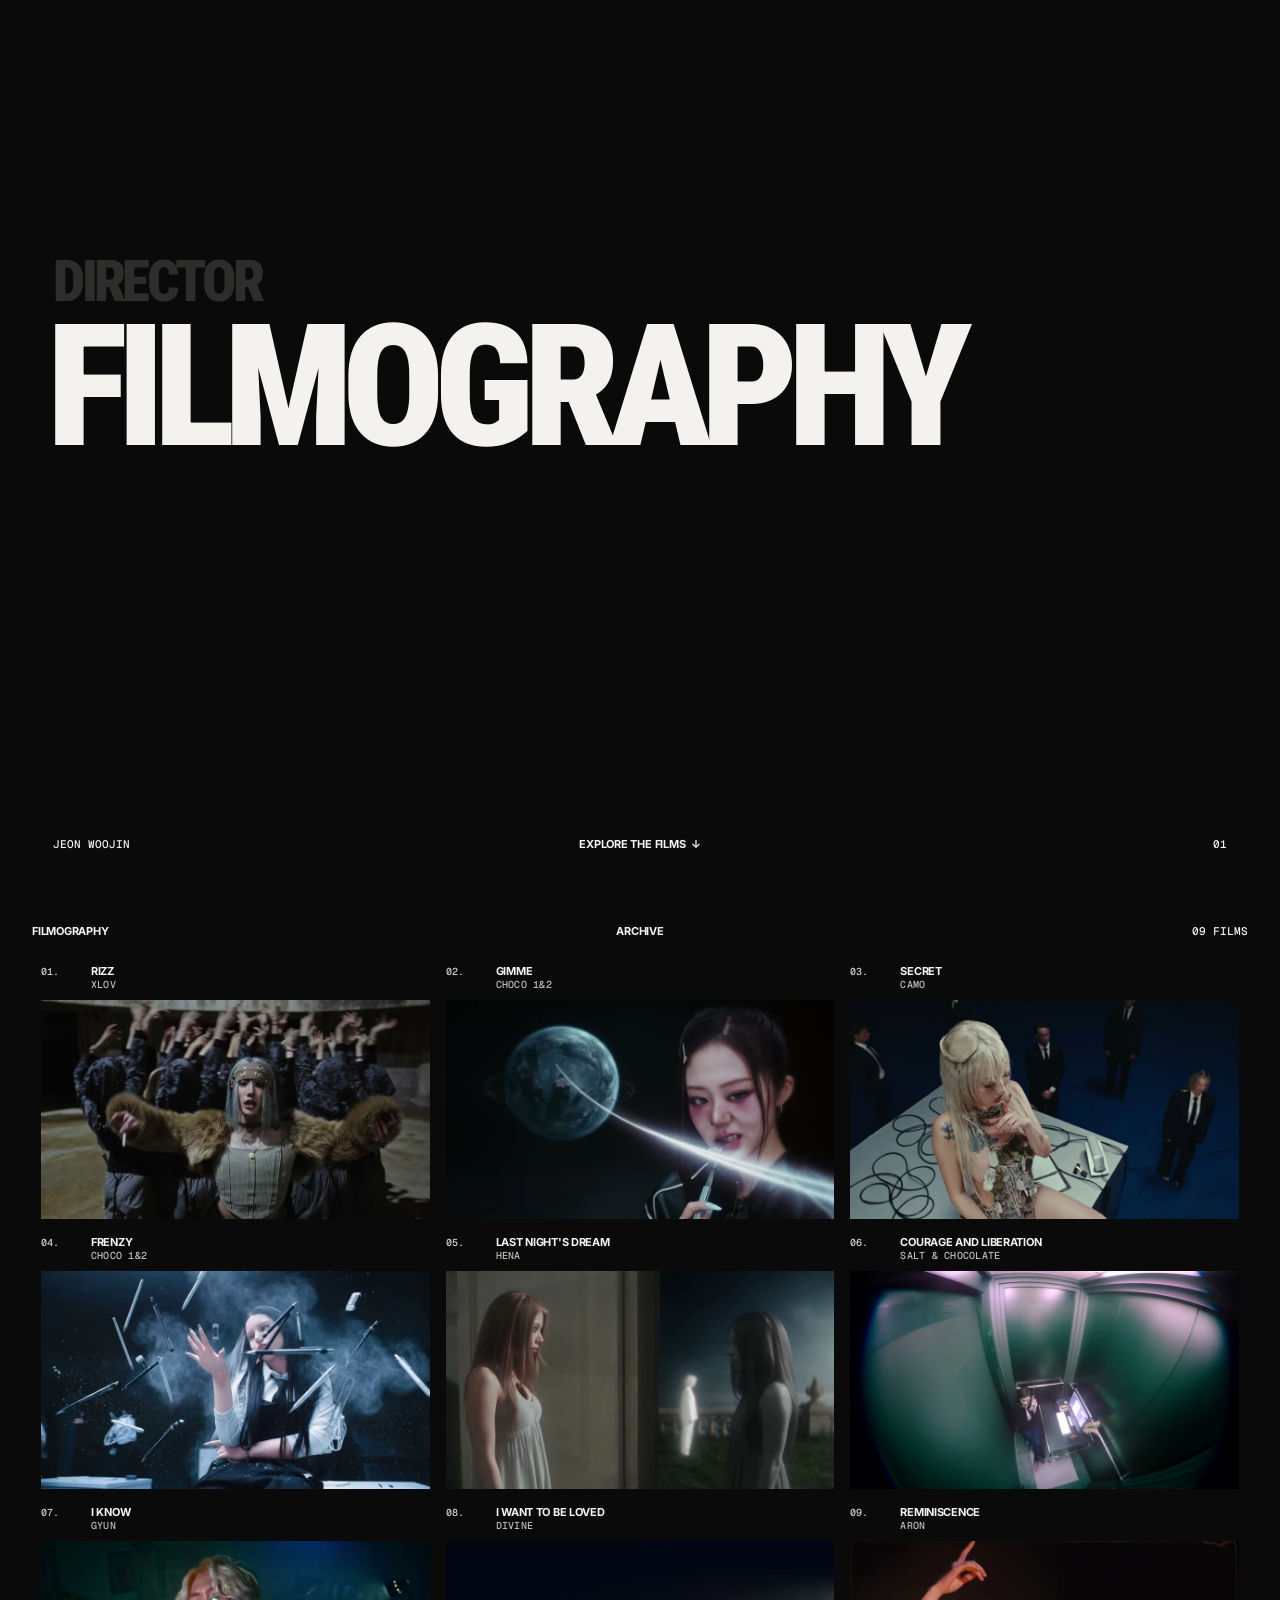
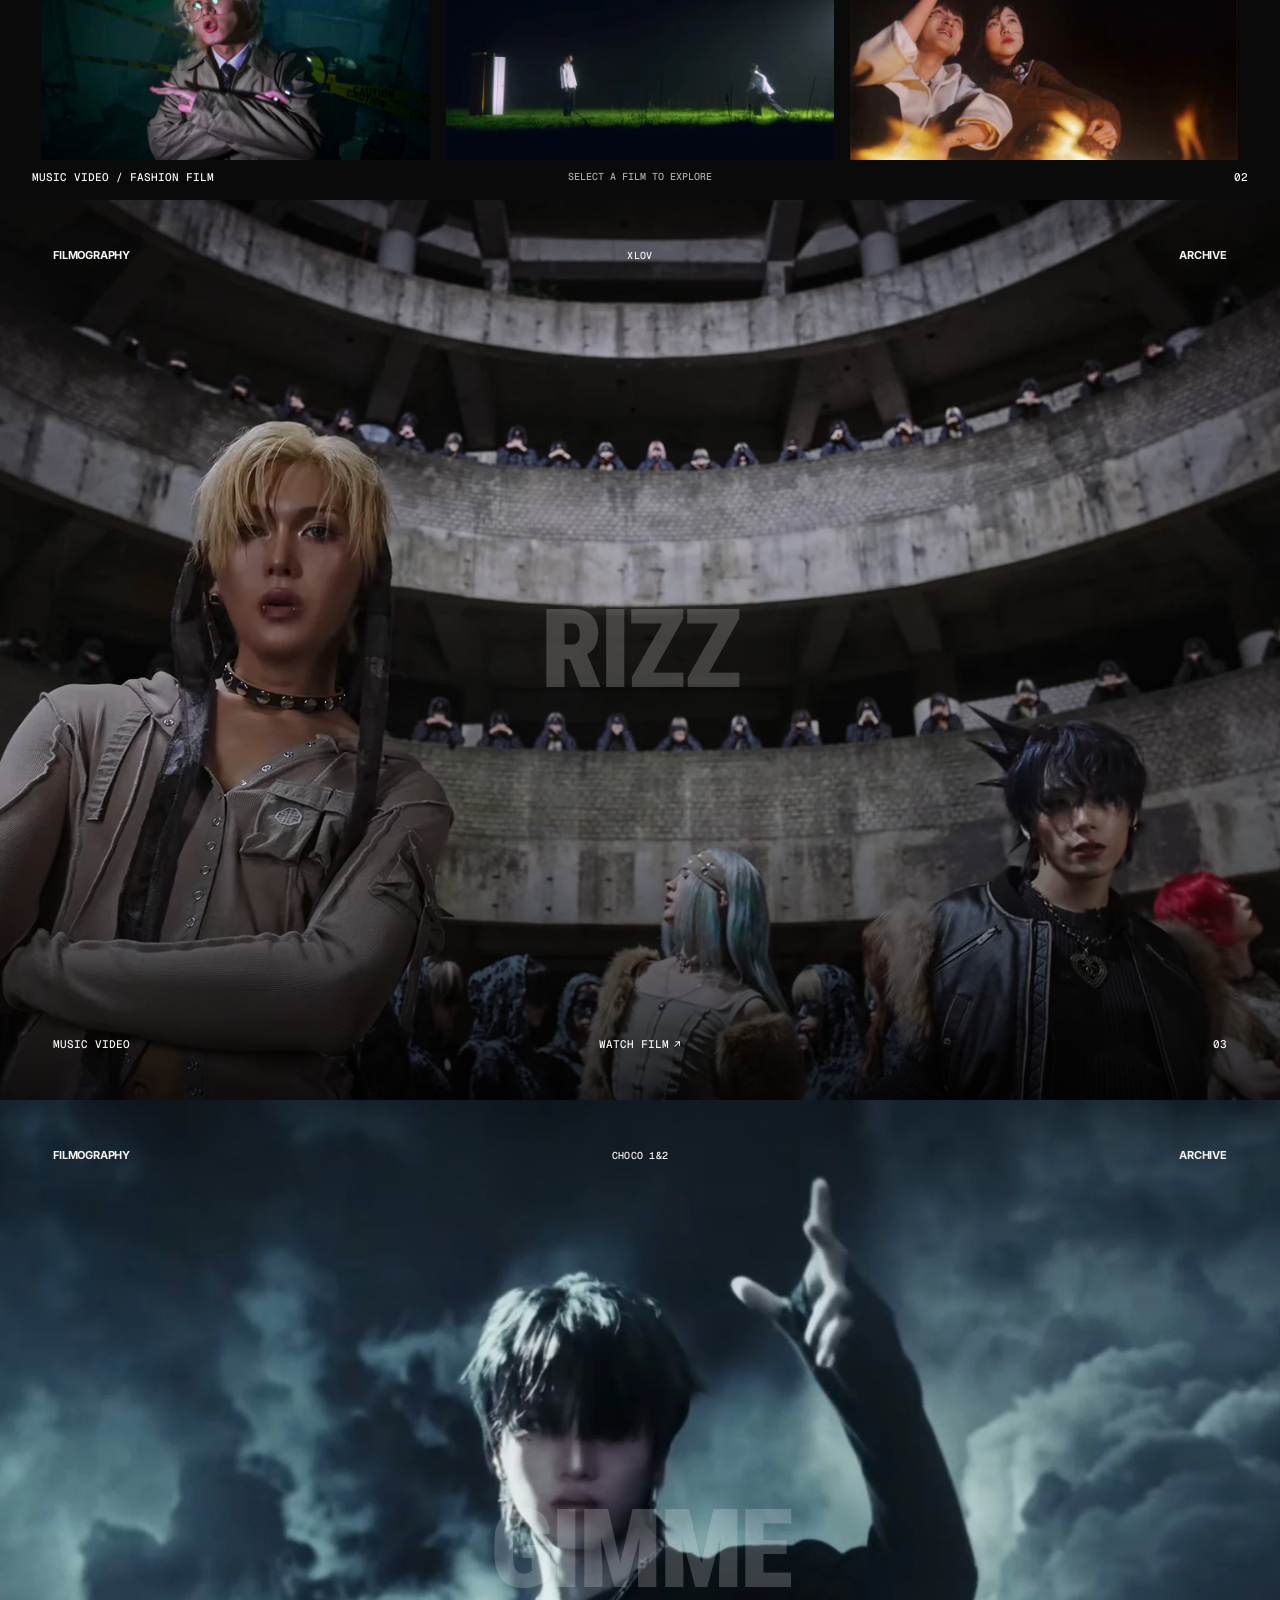
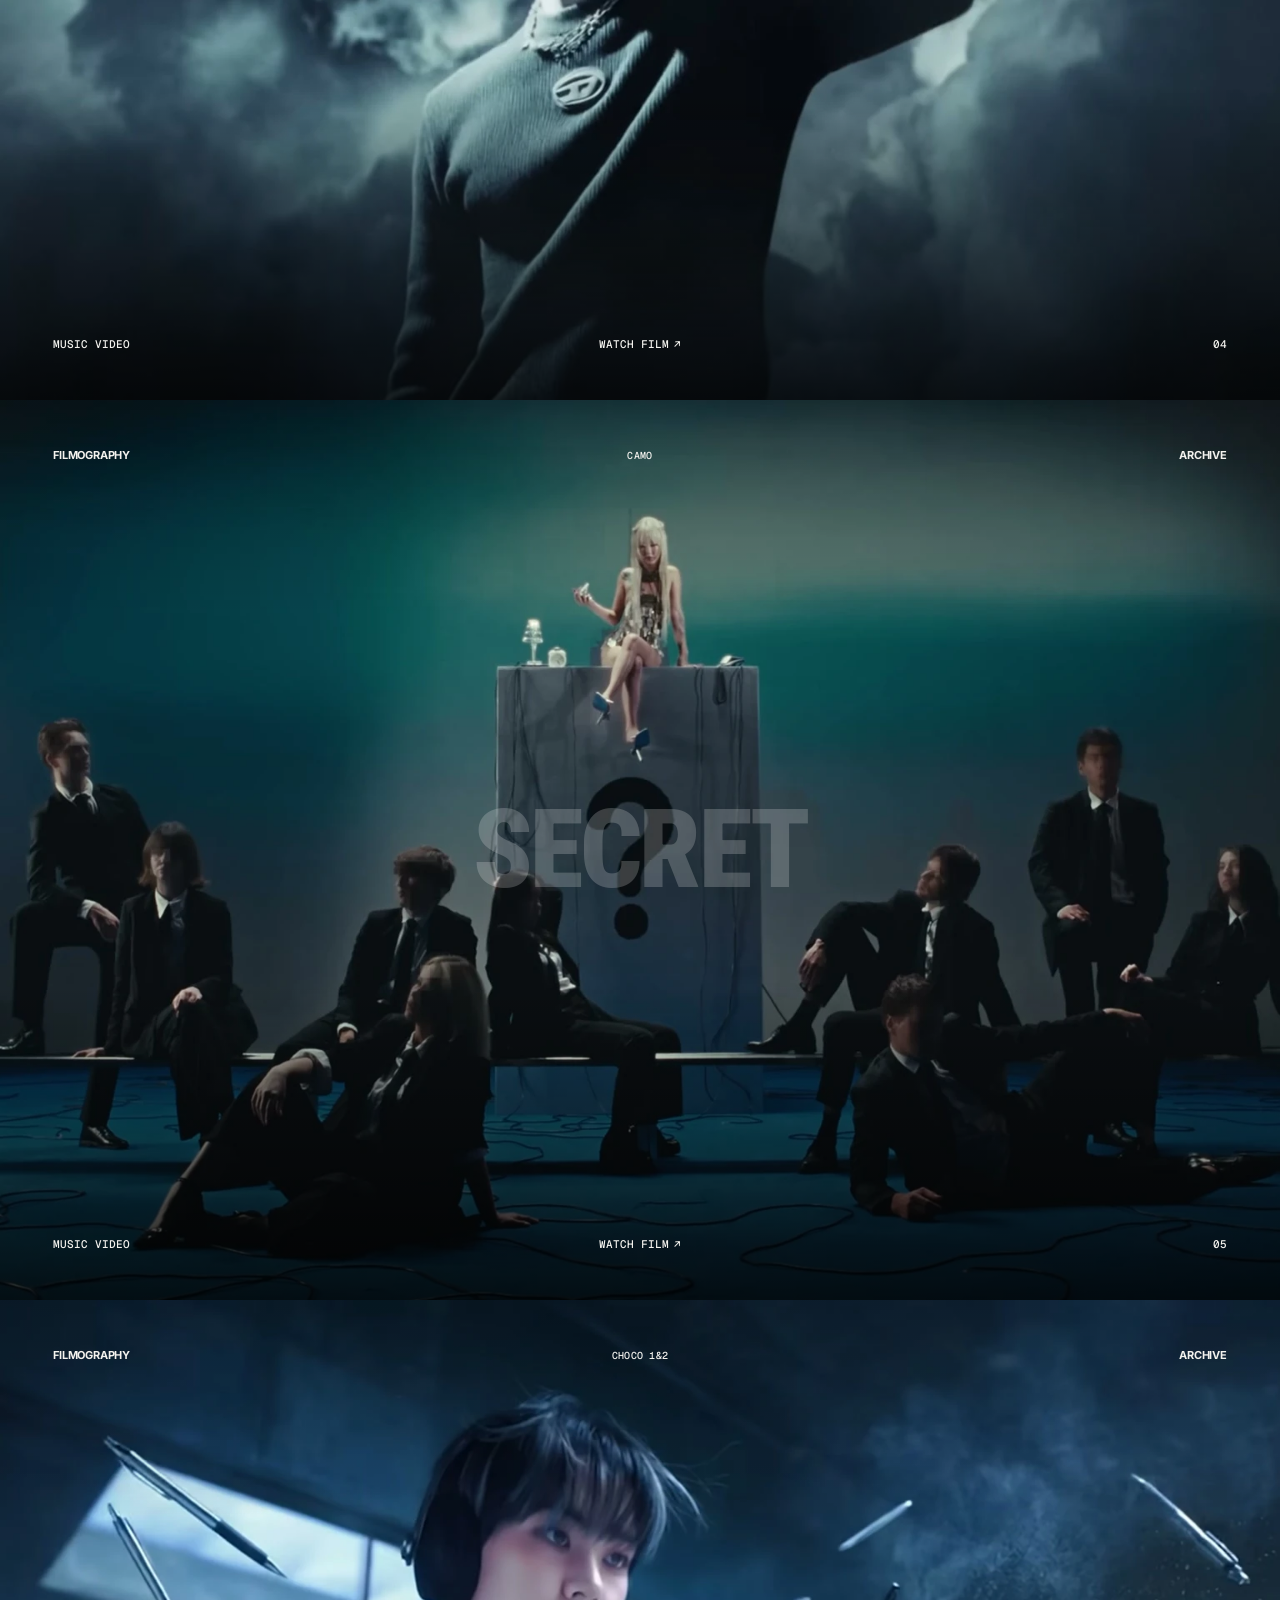
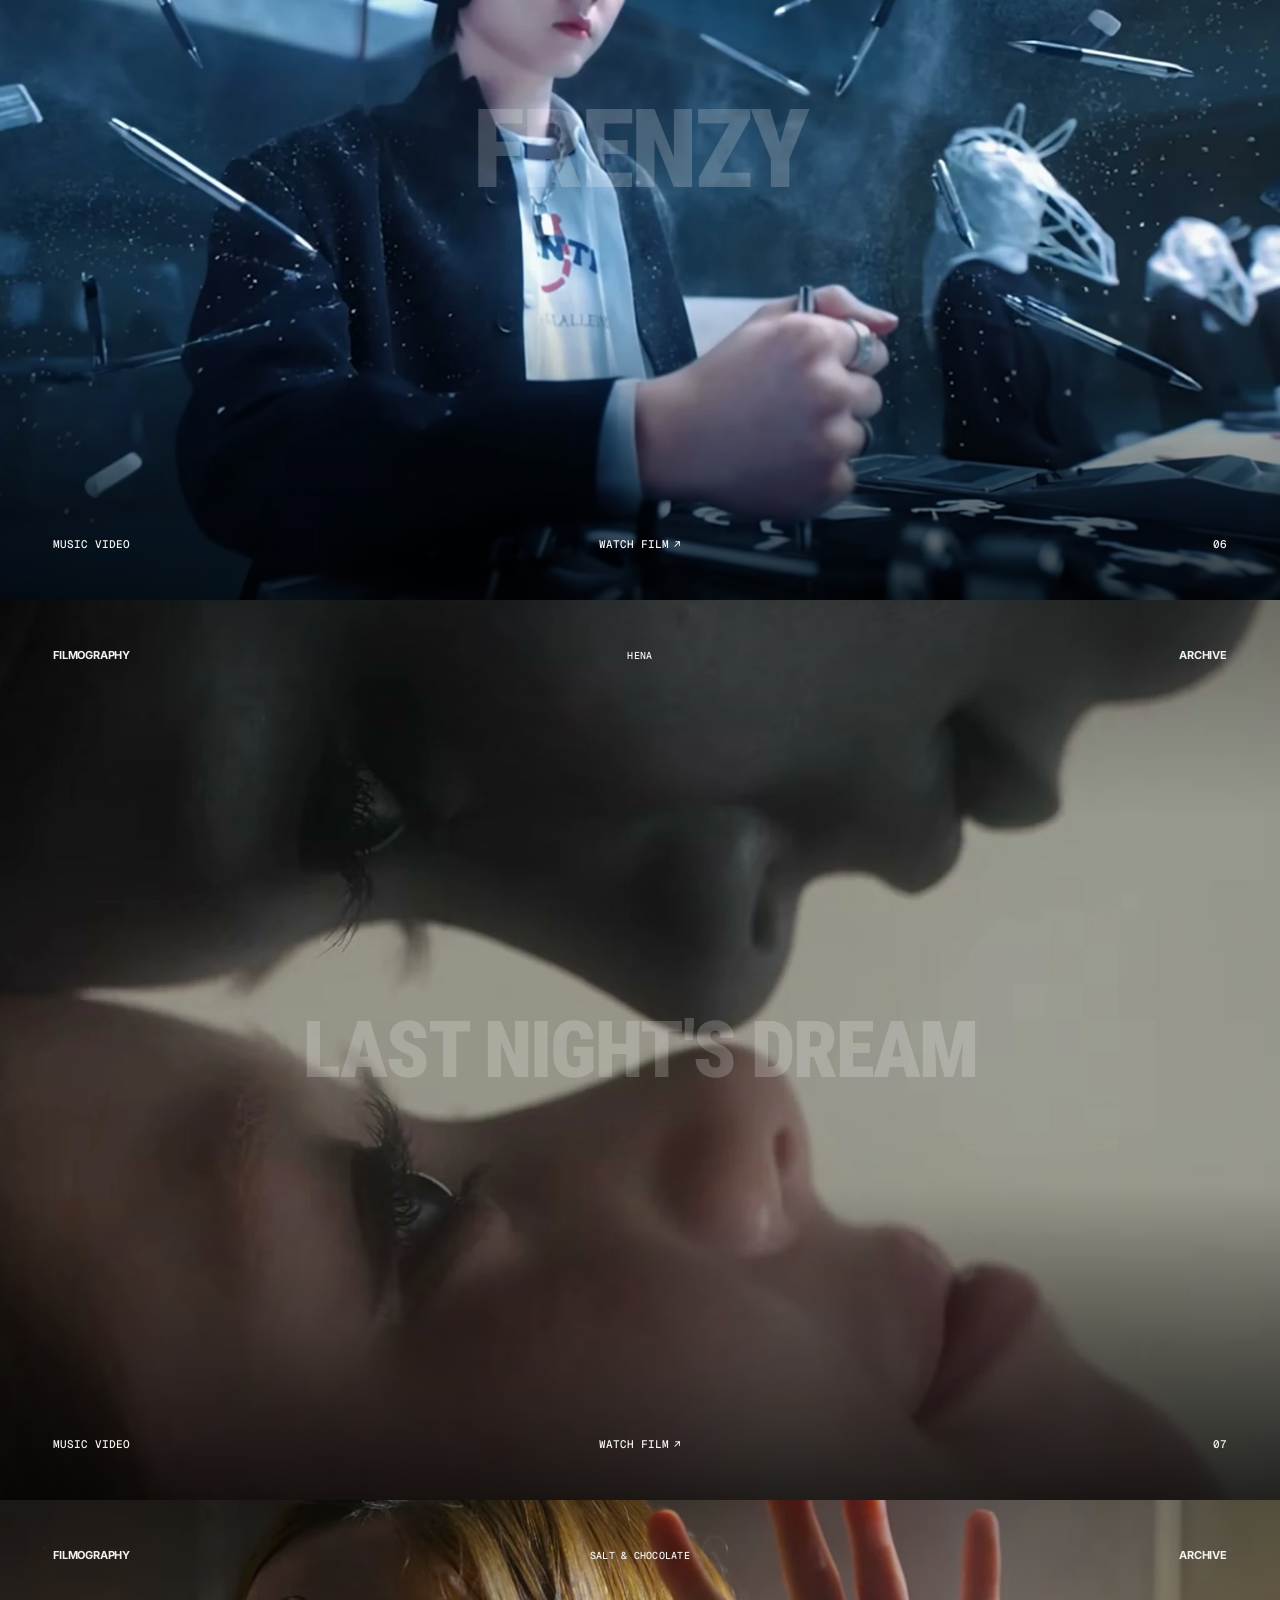
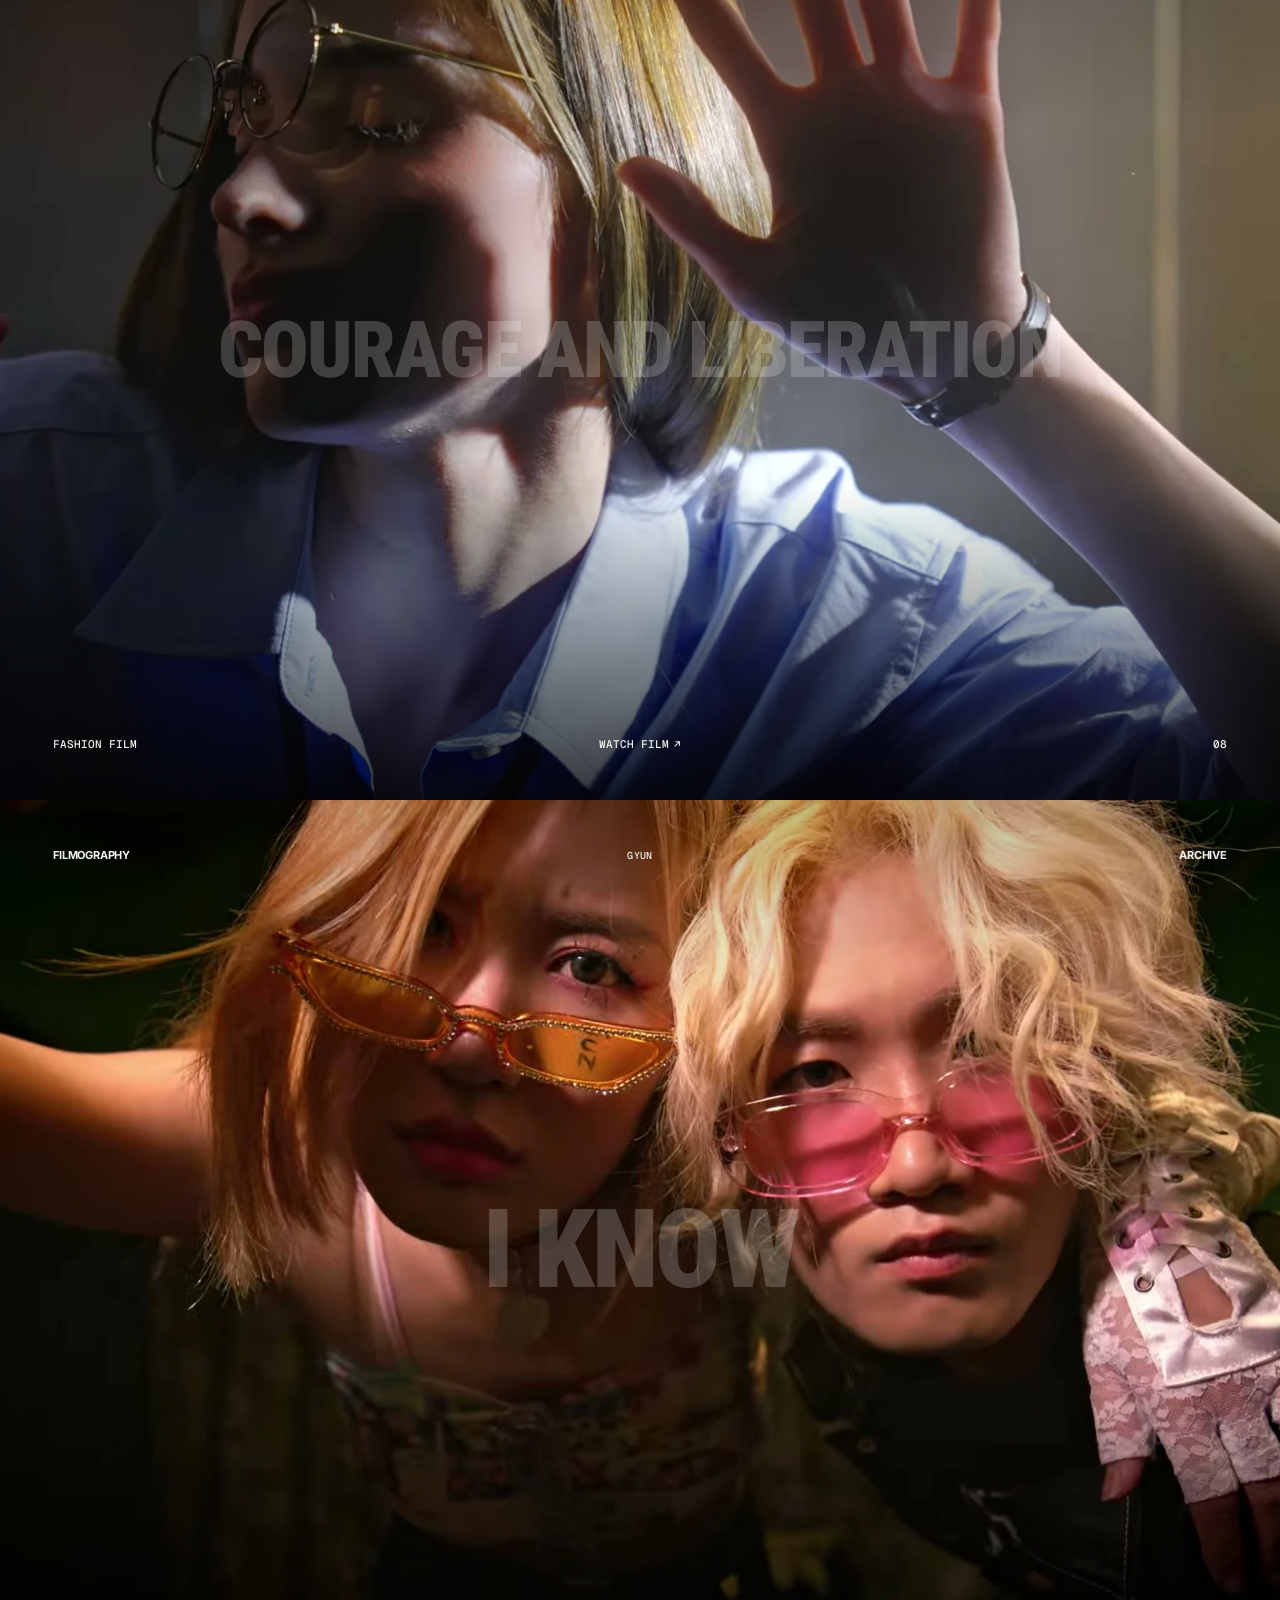
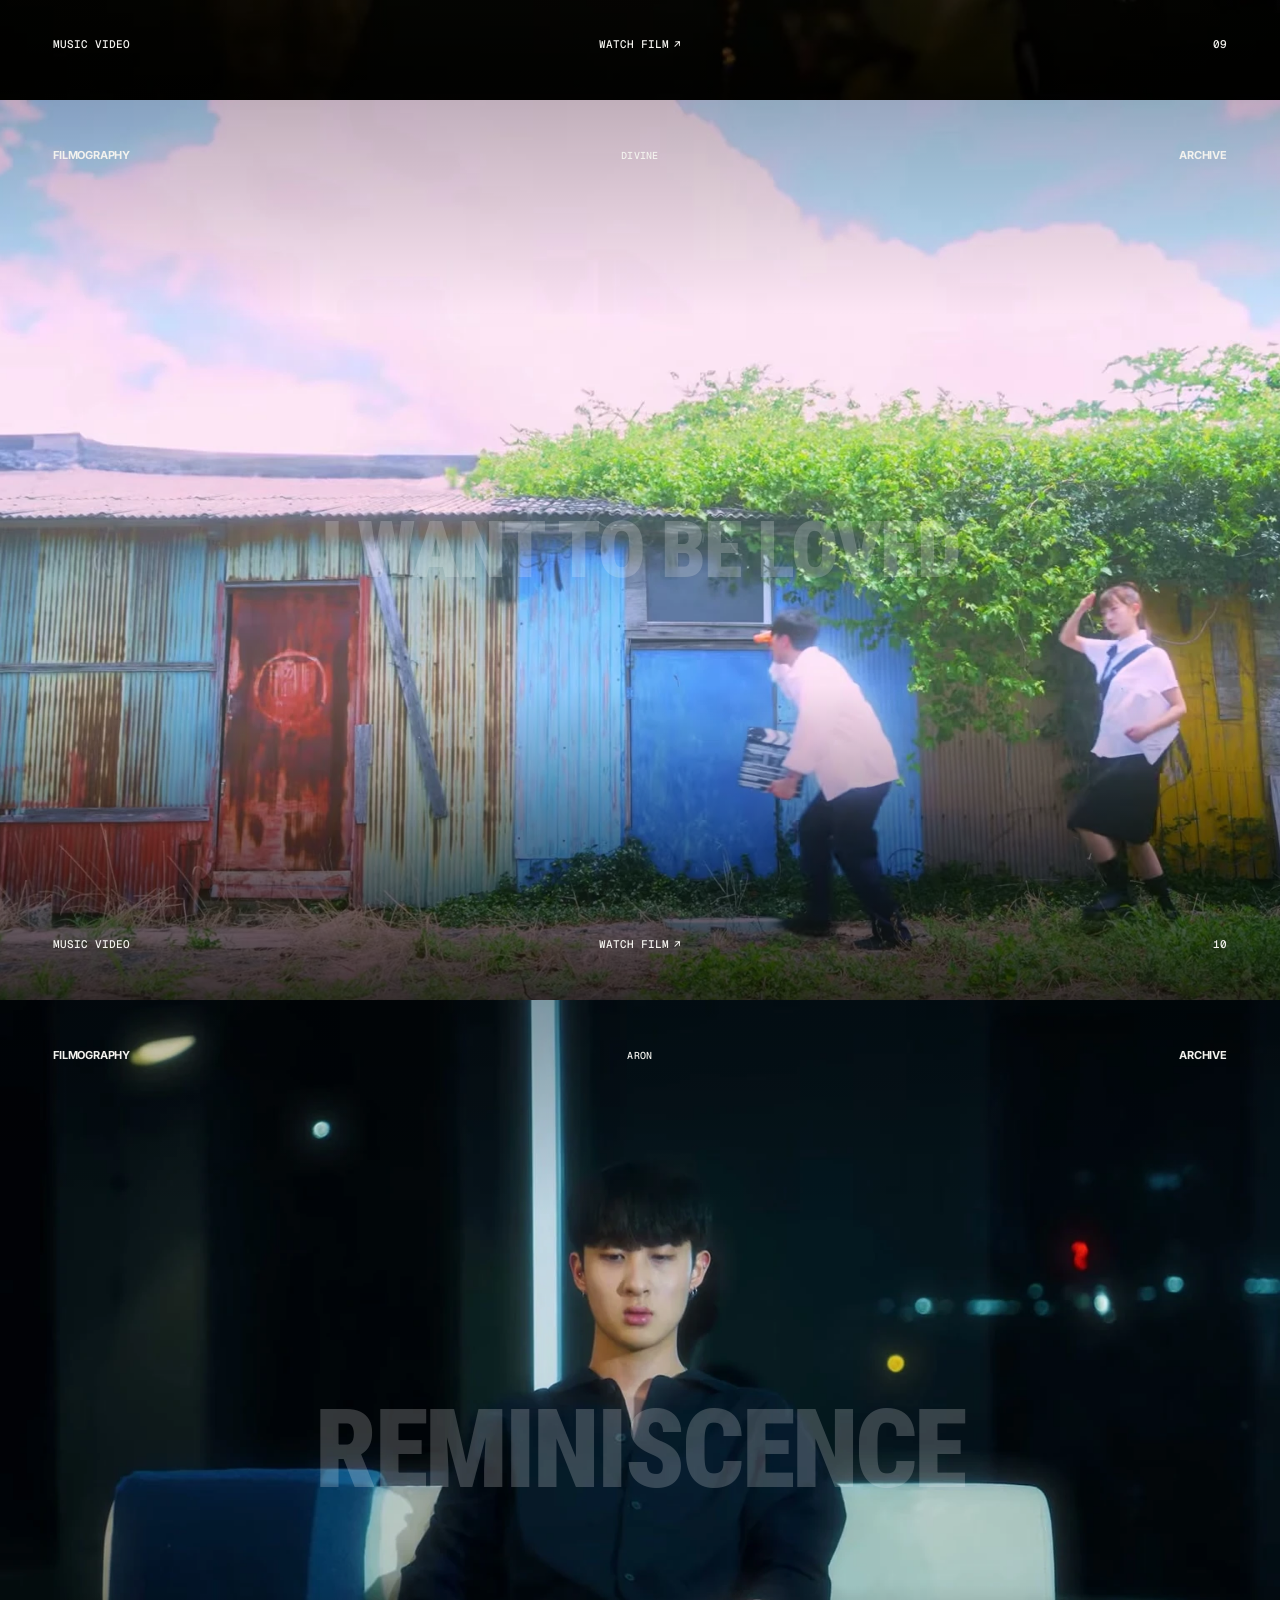
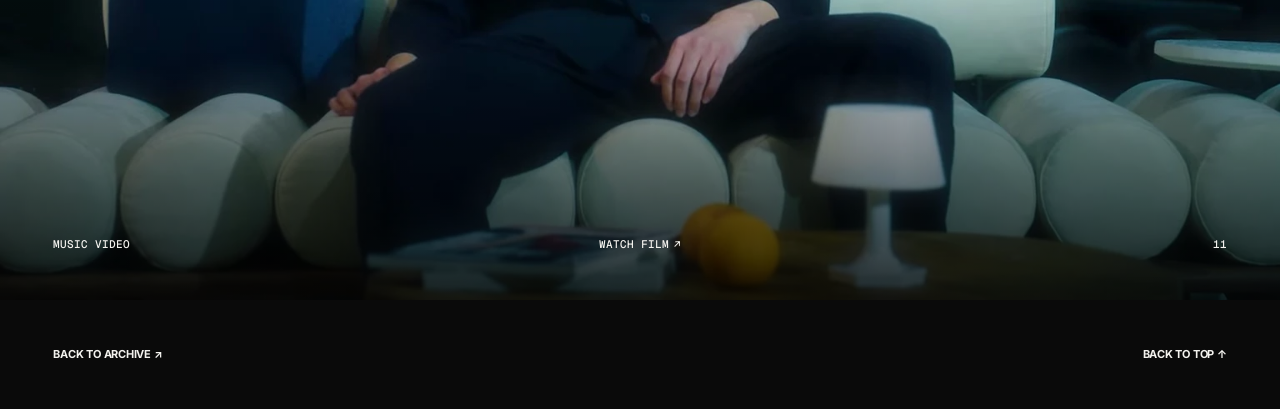
<file: index.html>
<!doctype html>
<html lang="en">
<head>
 <meta charset="utf-8"><meta name="viewport" content="width=device-width,initial-scale=1,viewport-fit=cover">
 <meta name="theme-color" content="#0a0a0a">
 <title>JEON WOOJIN — FILMOGRAPHY</title>
 <meta name="description" content="Filmography of director Jeon Woojin. Music videos and fashion films, from RIZZ to REMINISCENCE.">
 <meta property="og:title" content="JEON WOOJIN — FILMOGRAPHY"><meta property="og:description" content="Nine films by director Jeon Woojin.">
 <meta property="og:type" content="website"><meta property="og:url" content="https://zerobackfilm.github.io/ZEROBACKFILM/"><meta property="og:image" content="https://zerobackfilm.github.io/ZEROBACKFILM/assets/rizz.webp">
 <link rel="icon" href="favicon.svg" type="image/svg+xml"><link rel="stylesheet" href="styles.css">
 <link rel="preload" href="assets/roboto-condensed.ttf" as="font" type="font/ttf" crossorigin>
 <script src="cover-config.js" defer></script>
 <script src="cover-design.js" defer></script>
 <script src="app.js" defer></script>
</head>
<body>
 <a class="skip-link" href="#archive">Skip to films</a>
 <main>
  <section class="cover screen" id="home" aria-labelledby="cover-title">
   <a class="cover-title-link" href="#archive"><span class="cover-role">DIRECTOR</span><h1 id="cover-title">FILMOGRAPHY</h1></a>
   <div class="edge-row cover-bottom"><span>JEON WOOJIN</span><a class="explore-link" href="#archive">EXPLORE THE FILMS <span aria-hidden="true">↓</span></a><span>01</span></div>
  </section>
  <section class="archive screen" id="archive" aria-labelledby="archive-heading">
   <div class="edge-row archive-top"><a href="#home">FILMOGRAPHY</a><h2 id="archive-heading">ARCHIVE</h2><span>09 FILMS</span></div>
   <div class="archive-grid"><a class="archive-card" href="#rizz" aria-label="RIZZ — XLOV">
      <div class="card-caption"><span class="card-number">01.</span><h3>RIZZ</h3><span class="card-artist">XLOV</span></div>
      <div class="card-image"><img src="assets/rizz-archive.webp" alt="RIZZ music video still" width="840" height="472" loading="lazy"><span class="card-arrow" aria-hidden="true">↗</span></div>
    </a><a class="archive-card" href="#gimme" aria-label="GIMME — CHOCO 1&amp;2">
      <div class="card-caption"><span class="card-number">02.</span><h3>GIMME</h3><span class="card-artist">CHOCO 1&amp;2</span></div>
      <div class="card-image"><img src="assets/gimme-archive.webp" alt="GIMME music video still" width="840" height="472" loading="lazy"><span class="card-arrow" aria-hidden="true">↗</span></div>
    </a><a class="archive-card" href="#secret" aria-label="SECRET — CAMO">
      <div class="card-caption"><span class="card-number">03.</span><h3>SECRET</h3><span class="card-artist">CAMO</span></div>
      <div class="card-image"><img src="assets/secret-archive.webp" alt="SECRET music video still" width="840" height="472" loading="lazy"><span class="card-arrow" aria-hidden="true">↗</span></div>
    </a><a class="archive-card" href="#frenzy" aria-label="FRENZY — CHOCO 1&amp;2">
      <div class="card-caption"><span class="card-number">04.</span><h3>FRENZY</h3><span class="card-artist">CHOCO 1&amp;2</span></div>
      <div class="card-image"><img src="assets/frenzy-archive.webp" alt="FRENZY music video still" width="840" height="472" loading="lazy"><span class="card-arrow" aria-hidden="true">↗</span></div>
    </a><a class="archive-card" href="#last-nights-dream" aria-label="LAST NIGHT&#x27;S DREAM — HENA">
      <div class="card-caption"><span class="card-number">05.</span><h3>LAST NIGHT&#x27;S DREAM</h3><span class="card-artist">HENA</span></div>
      <div class="card-image"><img src="assets/last-nights-dream-archive.webp" alt="LAST NIGHT&#x27;S DREAM music video still" width="840" height="472" loading="lazy"><span class="card-arrow" aria-hidden="true">↗</span></div>
    </a><a class="archive-card" href="#courage-and-liberation" aria-label="COURAGE AND LIBERATION — SALT &amp; CHOCOLATE">
      <div class="card-caption"><span class="card-number">06.</span><h3>COURAGE AND LIBERATION</h3><span class="card-artist">SALT &amp; CHOCOLATE</span></div>
      <div class="card-image"><img src="assets/courage-and-liberation-archive.webp" alt="COURAGE AND LIBERATION fashion film still" width="840" height="472" loading="lazy"><span class="card-arrow" aria-hidden="true">↗</span></div>
    </a><a class="archive-card" href="#i-know" aria-label="I KNOW — GYUN">
      <div class="card-caption"><span class="card-number">07.</span><h3>I KNOW</h3><span class="card-artist">GYUN</span></div>
      <div class="card-image"><img src="assets/i-know-archive.webp" alt="I KNOW music video still" width="840" height="472" loading="lazy"><span class="card-arrow" aria-hidden="true">↗</span></div>
    </a><a class="archive-card" href="#i-want-to-be-loved" aria-label="I WANT TO BE LOVED — DIVINE">
      <div class="card-caption"><span class="card-number">08.</span><h3>I WANT TO BE LOVED</h3><span class="card-artist">DIVINE</span></div>
      <div class="card-image"><img src="assets/i-want-to-be-loved-archive.webp" alt="I WANT TO BE LOVED music video still" width="840" height="472" loading="lazy"><span class="card-arrow" aria-hidden="true">↗</span></div>
    </a><a class="archive-card" href="#reminiscence" aria-label="REMINISCENCE — ARON">
      <div class="card-caption"><span class="card-number">09.</span><h3>REMINISCENCE</h3><span class="card-artist">ARON</span></div>
      <div class="card-image"><img src="assets/reminiscence-archive.webp" alt="REMINISCENCE music video still" width="840" height="472" loading="lazy"><span class="card-arrow" aria-hidden="true">↗</span></div>
    </a></div>
   <div class="edge-row archive-bottom"><span>MUSIC VIDEO / FASHION FILM</span><span class="archive-hint">SELECT A FILM TO EXPLORE</span><span>02</span></div>
  </section>
  <section class="film screen" id="rizz" aria-labelledby="title-rizz">
      <img class="film-still" src="assets/rizz.webp" alt="RIZZ — XLOV, music video still" width="1920" height="1080" loading="lazy">
      <div class="film-shade" aria-hidden="true"></div>
      <div class="edge-row film-top"><a href="#home">FILMOGRAPHY</a><span>XLOV</span><a href="#archive">ARCHIVE</a></div>
      <h2 id="title-rizz" class="film-title"><a href="https://www.youtube.com/watch?v=NCuFonpf-qk" data-film="rizz" aria-label="Watch RIZZ by XLOV">RIZZ</a></h2>
      <div class="edge-row film-bottom"><span>MUSIC VIDEO</span><a class="watch-link" href="https://www.youtube.com/watch?v=NCuFonpf-qk" data-film="rizz">WATCH FILM <span aria-hidden="true">↗</span></a><span>03</span></div>
    </section><section class="film screen" id="gimme" aria-labelledby="title-gimme">
      <img class="film-still" src="assets/gimme.webp" alt="GIMME — CHOCO 1&amp;2, music video still" width="1920" height="1080" loading="lazy">
      <div class="film-shade" aria-hidden="true"></div>
      <div class="edge-row film-top"><a href="#home">FILMOGRAPHY</a><span>CHOCO 1&amp;2</span><a href="#archive">ARCHIVE</a></div>
      <h2 id="title-gimme" class="film-title"><a href="https://www.youtube.com/watch?v=pIfScZGDNsc" data-film="gimme" aria-label="Watch GIMME by CHOCO 1&amp;2">GIMME</a></h2>
      <div class="edge-row film-bottom"><span>MUSIC VIDEO</span><a class="watch-link" href="https://www.youtube.com/watch?v=pIfScZGDNsc" data-film="gimme">WATCH FILM <span aria-hidden="true">↗</span></a><span>04</span></div>
    </section><section class="film screen" id="secret" aria-labelledby="title-secret">
      <img class="film-still" src="assets/secret.webp" alt="SECRET — CAMO, music video still" width="1920" height="1080" loading="lazy">
      <div class="film-shade" aria-hidden="true"></div>
      <div class="edge-row film-top"><a href="#home">FILMOGRAPHY</a><span>CAMO</span><a href="#archive">ARCHIVE</a></div>
      <h2 id="title-secret" class="film-title"><a href="https://www.youtube.com/watch?v=b7-vel_KNAc" data-film="secret" aria-label="Watch SECRET by CAMO">SECRET</a></h2>
      <div class="edge-row film-bottom"><span>MUSIC VIDEO</span><a class="watch-link" href="https://www.youtube.com/watch?v=b7-vel_KNAc" data-film="secret">WATCH FILM <span aria-hidden="true">↗</span></a><span>05</span></div>
    </section><section class="film screen" id="frenzy" aria-labelledby="title-frenzy">
      <img class="film-still" src="assets/frenzy.webp" alt="FRENZY — CHOCO 1&amp;2, music video still" width="1920" height="1080" loading="lazy">
      <div class="film-shade" aria-hidden="true"></div>
      <div class="edge-row film-top"><a href="#home">FILMOGRAPHY</a><span>CHOCO 1&amp;2</span><a href="#archive">ARCHIVE</a></div>
      <h2 id="title-frenzy" class="film-title"><a href="https://www.youtube.com/watch?v=tDKjrHeuyOw" data-film="frenzy" aria-label="Watch FRENZY by CHOCO 1&amp;2">FRENZY</a></h2>
      <div class="edge-row film-bottom"><span>MUSIC VIDEO</span><a class="watch-link" href="https://www.youtube.com/watch?v=tDKjrHeuyOw" data-film="frenzy">WATCH FILM <span aria-hidden="true">↗</span></a><span>06</span></div>
    </section><section class="film screen" id="last-nights-dream" aria-labelledby="title-last-nights-dream">
      <img class="film-still" src="assets/last-nights-dream.webp" alt="LAST NIGHT&#x27;S DREAM — HENA, music video still" width="1920" height="1080" loading="lazy">
      <div class="film-shade" aria-hidden="true"></div>
      <div class="edge-row film-top"><a href="#home">FILMOGRAPHY</a><span>HENA</span><a href="#archive">ARCHIVE</a></div>
      <h2 id="title-last-nights-dream" class="film-title long-title"><a href="https://www.youtube.com/watch?v=xldY7xZUmwI" data-film="last-nights-dream" aria-label="Watch LAST NIGHT&#x27;S DREAM by HENA">LAST NIGHT&#x27;S DREAM</a></h2>
      <div class="edge-row film-bottom"><span>MUSIC VIDEO</span><a class="watch-link" href="https://www.youtube.com/watch?v=xldY7xZUmwI" data-film="last-nights-dream">WATCH FILM <span aria-hidden="true">↗</span></a><span>07</span></div>
    </section><section class="film screen" id="courage-and-liberation" aria-labelledby="title-courage-and-liberation">
      <img class="film-still" src="assets/courage-and-liberation.webp" alt="COURAGE AND LIBERATION — SALT &amp; CHOCOLATE, fashion film still" width="1920" height="1080" loading="lazy">
      <div class="film-shade" aria-hidden="true"></div>
      <div class="edge-row film-top"><a href="#home">FILMOGRAPHY</a><span>SALT &amp; CHOCOLATE</span><a href="#archive">ARCHIVE</a></div>
      <h2 id="title-courage-and-liberation" class="film-title long-title"><a href="https://www.youtube.com/watch?v=yR9XX8S3c3g" data-film="courage-and-liberation" aria-label="Watch COURAGE AND LIBERATION by SALT &amp; CHOCOLATE">COURAGE AND LIBERATION</a></h2>
      <div class="edge-row film-bottom"><span>FASHION FILM</span><a class="watch-link" href="https://www.youtube.com/watch?v=yR9XX8S3c3g" data-film="courage-and-liberation">WATCH FILM <span aria-hidden="true">↗</span></a><span>08</span></div>
    </section><section class="film screen" id="i-know" aria-labelledby="title-i-know">
      <img class="film-still" src="assets/i-know.webp" alt="I KNOW — GYUN, music video still" width="1920" height="1080" loading="lazy">
      <div class="film-shade" aria-hidden="true"></div>
      <div class="edge-row film-top"><a href="#home">FILMOGRAPHY</a><span>GYUN</span><a href="#archive">ARCHIVE</a></div>
      <h2 id="title-i-know" class="film-title"><a href="https://www.youtube.com/watch?v=KsAwkCQV-lU" data-film="i-know" aria-label="Watch I KNOW by GYUN">I KNOW</a></h2>
      <div class="edge-row film-bottom"><span>MUSIC VIDEO</span><a class="watch-link" href="https://www.youtube.com/watch?v=KsAwkCQV-lU" data-film="i-know">WATCH FILM <span aria-hidden="true">↗</span></a><span>09</span></div>
    </section><section class="film screen" id="i-want-to-be-loved" aria-labelledby="title-i-want-to-be-loved">
      <img class="film-still" src="assets/i-want-to-be-loved.webp" alt="I WANT TO BE LOVED — DIVINE, music video still" width="1920" height="1080" loading="lazy">
      <div class="film-shade" aria-hidden="true"></div>
      <div class="edge-row film-top"><a href="#home">FILMOGRAPHY</a><span>DIVINE</span><a href="#archive">ARCHIVE</a></div>
      <h2 id="title-i-want-to-be-loved" class="film-title long-title"><a href="https://www.youtube.com/watch?v=SuomKkNFQnw" data-film="i-want-to-be-loved" aria-label="Watch I WANT TO BE LOVED by DIVINE">I WANT TO BE LOVED</a></h2>
      <div class="edge-row film-bottom"><span>MUSIC VIDEO</span><a class="watch-link" href="https://www.youtube.com/watch?v=SuomKkNFQnw" data-film="i-want-to-be-loved">WATCH FILM <span aria-hidden="true">↗</span></a><span>10</span></div>
    </section><section class="film screen" id="reminiscence" aria-labelledby="title-reminiscence">
      <img class="film-still" src="assets/reminiscence.webp" alt="REMINISCENCE — ARON, music video still" width="1920" height="1080" loading="lazy">
      <div class="film-shade" aria-hidden="true"></div>
      <div class="edge-row film-top"><a href="#home">FILMOGRAPHY</a><span>ARON</span><a href="#archive">ARCHIVE</a></div>
      <h2 id="title-reminiscence" class="film-title"><a href="https://www.youtube.com/watch?v=O4o-ooySCUw" data-film="reminiscence" aria-label="Watch REMINISCENCE by ARON">REMINISCENCE</a></h2>
      <div class="edge-row film-bottom"><span>MUSIC VIDEO</span><a class="watch-link" href="https://www.youtube.com/watch?v=O4o-ooySCUw" data-film="reminiscence">WATCH FILM <span aria-hidden="true">↗</span></a><span>11</span></div>
    </section>
  <footer class="end-line"><a href="#archive">BACK TO ARCHIVE <span aria-hidden="true">↗</span></a><a href="#home">BACK TO TOP <span aria-hidden="true">↑</span></a></footer>
 </main>
 <dialog id="film-player" aria-labelledby="player-title">
   <div class="player-shell">
    <div class="player-top"><p id="player-title"></p><button id="close-player" type="button" aria-label="Close film">CLOSE <span aria-hidden="true">×</span></button></div>
    <div class="player-frame" id="player-frame"></div>
    <div class="player-bottom"><span id="player-artist"></span><a id="youtube-link" href="https://www.youtube.com/" target="_blank" rel="noopener noreferrer">OPEN ON YOUTUBE ↗</a></div>
   </div>
 </dialog>
 <script id="film-data" type="application/json">[{"slug": "rizz", "title": "RIZZ", "artist": "XLOV", "video": "NCuFonpf-qk", "url": "https://www.youtube.com/watch?v=NCuFonpf-qk"}, {"slug": "gimme", "title": "GIMME", "artist": "CHOCO 1&2", "video": "pIfScZGDNsc", "url": "https://www.youtube.com/watch?v=pIfScZGDNsc"}, {"slug": "secret", "title": "SECRET", "artist": "CAMO", "video": "b7-vel_KNAc", "url": "https://www.youtube.com/watch?v=b7-vel_KNAc"}, {"slug": "frenzy", "title": "FRENZY", "artist": "CHOCO 1&2", "video": "tDKjrHeuyOw", "url": "https://www.youtube.com/watch?v=tDKjrHeuyOw"}, {"slug": "last-nights-dream", "title": "LAST NIGHT'S DREAM", "artist": "HENA", "video": "xldY7xZUmwI", "url": "https://www.youtube.com/watch?v=xldY7xZUmwI"}, {"slug": "courage-and-liberation", "title": "COURAGE AND LIBERATION", "artist": "SALT & CHOCOLATE", "video": "yR9XX8S3c3g", "url": "https://www.youtube.com/watch?v=yR9XX8S3c3g"}, {"slug": "i-know", "title": "I KNOW", "artist": "GYUN", "video": "KsAwkCQV-lU", "url": "https://www.youtube.com/watch?v=KsAwkCQV-lU"}, {"slug": "i-want-to-be-loved", "title": "I WANT TO BE LOVED", "artist": "DIVINE", "video": "SuomKkNFQnw", "url": "https://www.youtube.com/watch?v=SuomKkNFQnw"}, {"slug": "reminiscence", "title": "REMINISCENCE", "artist": "ARON", "video": "O4o-ooySCUw", "url": "https://www.youtube.com/watch?v=O4o-ooySCUw"}]</script>
</body></html>
</file>
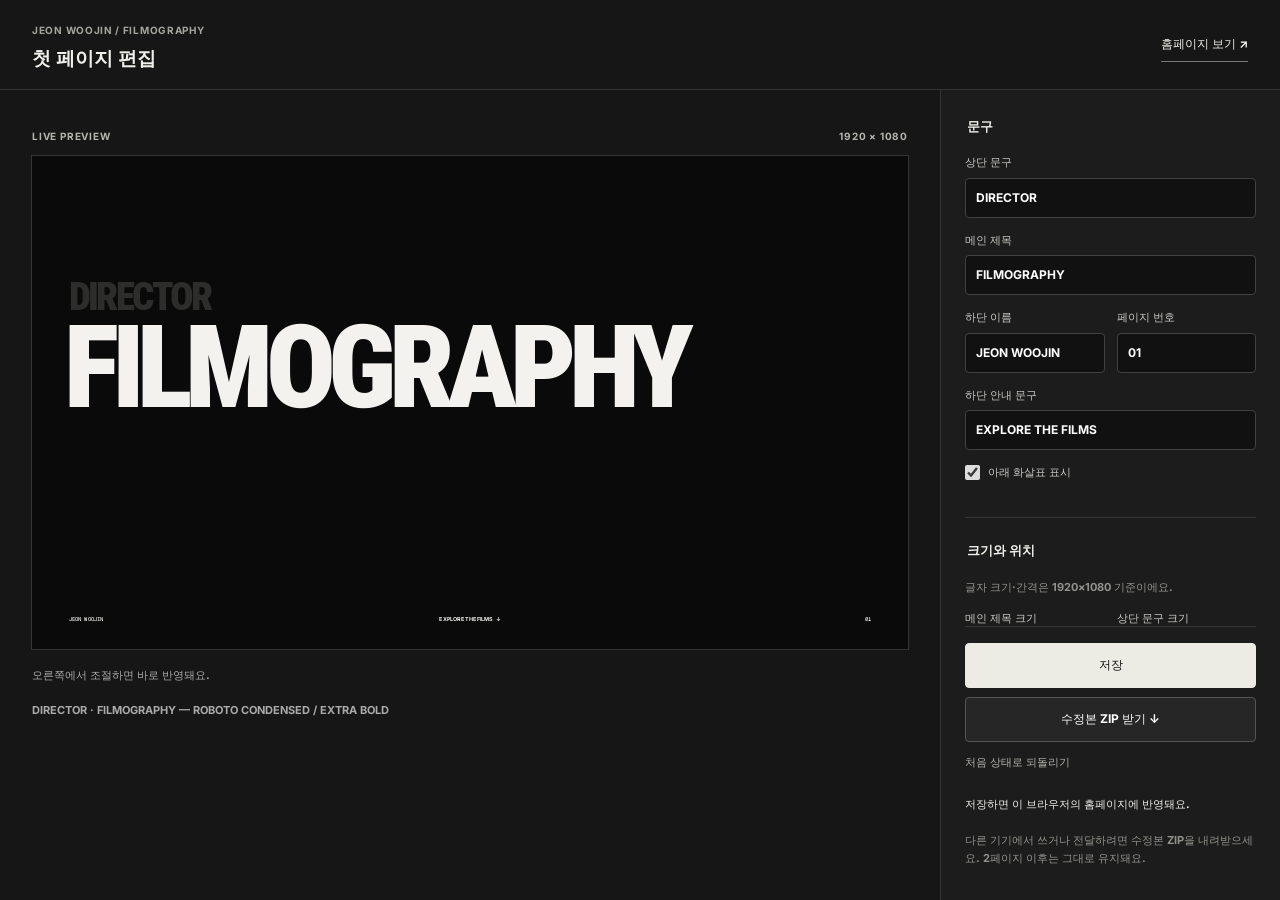
<file: editor.html>
<!doctype html>
<html lang="ko">
<head>
 <meta charset="utf-8"><meta name="viewport" content="width=device-width,initial-scale=1">
 <title>첫 페이지 편집 — JEON WOOJIN</title>
 <link rel="icon" href="favicon.svg" type="image/svg+xml">
 <link rel="stylesheet" href="editor.css">
 <script src="cover-config.js" defer></script><script src="cover-design.js" defer></script>
 <script src="portfolio-files.js?v=uniform-player-2" defer></script><script src="editor.js?v=final-review-1" defer></script>
</head>
<body>
 <header class="toolbar"><div><span class="eyebrow">JEON WOOJIN / FILMOGRAPHY</span><h1>첫 페이지 편집</h1></div><a class="view-link" href="index.html#home" target="_blank" rel="noopener">홈페이지 보기 ↗</a></header>
 <main class="workspace">
  <section class="preview-area" aria-label="첫 페이지 미리보기">
   <div class="preview-label"><span>LIVE PREVIEW</span><span>1920 × 1080</span></div>
   <div class="preview-stage"><iframe id="cover-preview" title="첫 페이지 실시간 미리보기" sandbox="allow-same-origin"></iframe></div>
   <p id="layout-note" class="preview-note">오른쪽에서 조절하면 바로 반영돼요.</p>
   <p class="preview-note">DIRECTOR · FILMOGRAPHY — ROBOTO CONDENSED / EXTRA BOLD</p>
  </section>
  <aside class="controls" aria-label="첫 페이지 편집 도구">
   <form id="cover-form">
    <fieldset><legend>문구</legend>
     <label>상단 문구<input name="role" value="DIRECTOR" maxlength="80"></label>
     <label>메인 제목<input name="title" value="FILMOGRAPHY" maxlength="80"></label>
     <div class="two"><label>하단 이름<input name="name" value="JEON WOOJIN" maxlength="80"></label><label>페이지 번호<input name="page" value="01" maxlength="8"></label></div>
     <label>하단 안내 문구<input name="explore" value="EXPLORE THE FILMS" maxlength="80"></label>
     <label class="check"><input name="arrow" type="checkbox" checked> 아래 화살표 표시</label>
    </fieldset>
    <fieldset><legend>크기와 위치</legend><p class="hint">글자 크기·간격은 1920×1080 기준이에요.</p>
     <div class="two"><label>메인 제목 크기<input name="titleSize" type="number" min="40" max="420" step="0.1"></label><label>상단 문구 크기<input name="roleSize" type="number" min="12" max="200" step="0.1"></label></div>
     <button class="subtle" id="third-size" type="button">상단 문구를 제목의 ⅓로 맞추기</button>
     <div class="two"><label>왼쪽 여백 (%)<input name="left" type="number" min="0" max="50" step="any"></label><label>제목 높이 (%)<input name="top" type="number" min="15" max="85" step="1"></label></div>
     <div class="two"><label>두 문구 사이 간격<input name="gap" type="number" min="0" max="160" step="1"></label><label>상단 문구 불투명도 (%)<input name="opacity" type="number" min="0" max="100" step="1"></label></div>
    </fieldset>
    <fieldset><legend>색상</legend><div class="two"><label>첫 페이지 배경<input name="background" type="color" value="#0a0a0a"></label><label>글자색<input name="color" type="color" value="#f3f2ee"></label></div></fieldset>
   </form>
   <div class="actions"><button id="save" class="primary" type="button">저장</button><button id="download" type="button">수정본 ZIP 받기 ↓</button><button id="reset" class="subtle" type="button">처음 상태로 되돌리기</button><p id="status" role="status" aria-live="polite">저장하면 이 브라우저의 홈페이지에 반영돼요.</p><p class="hint">다른 기기에서 쓰거나 전달하려면 수정본 ZIP을 내려받으세요. 2페이지 이후는 그대로 유지돼요.</p></div>
  </aside>
 </main>
</body></html>
</file>
<file: styles.css>
@font-face{font-family:Roboto Condensed;src:url('assets/roboto-condensed.ttf') format('truetype');font-style:normal;font-weight:100 900;font-display:swap}
:root{color-scheme:dark;--paper:#f3f2ee;--black:#0a0a0a;--edge:clamp(24px,4.1667vw,80px);--vertical:clamp(22px,5.1vh,56px)}
*{box-sizing:border-box}html{scroll-behavior:smooth;scroll-snap-type:y proximity}body{margin:0;background:var(--black);color:var(--paper);font-family:'Roboto Condensed','Arial Narrow',Arial,sans-serif;-webkit-font-smoothing:antialiased}a{color:inherit;text-decoration:none}button{font:inherit;color:inherit}a,button{-webkit-tap-highlight-color:transparent}a:focus-visible,button:focus-visible{outline:2px solid var(--paper);outline-offset:6px}button{cursor:pointer}::selection{background:#f3f2ee;color:#0a0a0a}.screen{position:relative;background:var(--black);min-height:100vh;min-height:100svh;scroll-snap-align:start}.edge-row{position:absolute;left:var(--edge);right:var(--edge);display:grid;grid-template-columns:1fr 1fr 1fr;align-items:center;gap:12px;font-size:clamp(12px,1.1vw,21px);font-weight:700;line-height:1.1;z-index:2}.edge-row>:nth-child(2){justify-self:center;text-align:center}.edge-row>:last-child{justify-self:end;text-align:right}.edge-row a{display:inline-flex;align-items:center;gap:.5em;min-height:44px}.edge-row a:hover{text-decoration:underline;text-underline-offset:5px}.cover{--cover-title-size:clamp(70px,13.25vw,280px);display:flex;align-items:center;padding:110px var(--edge);overflow:hidden}.archive-top,.film-top{top:calc(var(--vertical) - 12px)}.cover-bottom,.archive-bottom,.film-bottom{bottom:calc(var(--vertical) - 12px)}.cover-title-link{position:absolute;left:var(--edge);right:var(--edge);top:50%;transform:translateY(-50%);display:block}.cover h1{font-weight:800;font-size:var(--cover-title-size);letter-spacing:-.065em;line-height:.9;margin:0 0 0 -.035em;white-space:nowrap}.explore-link span{transition:transform .2s}.explore-link:hover span{transform:translateY(4px)}

.film{height:100vh;height:100svh;isolation:isolate;overflow:hidden;background:#0a0a0a}.film-still,.film-shade{position:absolute;inset:0;width:100%;height:100%;object-fit:cover}.film-still{z-index:-2;object-position:50% 50%}.film-shade{z-index:-1;background:linear-gradient(180deg,rgba(0,0,0,.24),transparent 24%,transparent 65%,rgba(0,0,0,.76))}.film-title{position:absolute;inset:50% auto auto 50%;transform:translate(-50%,-50%);font-size:clamp(70px,8.55vw,180px);line-height:.94;letter-spacing:-.025em;font-weight:700;text-align:center;width:calc(100% - 2 * var(--edge));max-width:1600px;margin:0;color:rgb(255 255 255 / 20%)}.film-title a{display:inline-block}.film-title.long-title{font-size:clamp(60px,6.15vw,130px);max-width:1250px}.film-title a:focus-visible{outline-color:var(--paper)}.watch-link span{display:inline-block;transition:transform .2s}.watch-link:hover span{transform:translate(2px,-2px)}.end-line{display:flex;justify-content:space-between;padding:36px var(--edge);font-size:13px;font-weight:600}.end-line a{padding:12px 0}.skip-link{position:fixed;left:24px;top:-100px;z-index:100;background:var(--paper);color:var(--black);padding:14px}.skip-link:focus{top:16px}
dialog{border:0;padding:0;background:#0a0a0a;color:var(--paper);width:100vw;max-width:none;height:100dvh;max-height:none;margin:0;overflow:auto}dialog::backdrop{background:#0a0a0a}.player-shell{min-height:100%;display:flex;flex-direction:column;justify-content:center;padding:24px var(--edge);max-width:1920px;margin:auto}.player-top,.player-bottom{display:flex;justify-content:space-between;align-items:center;gap:20px;min-height:64px;font-size:16px;font-weight:600}.player-top p{margin:0}.player-top button{background:none;border:0;padding:14px 0 14px 20px;font-size:14px;display:flex;align-items:center;gap:12px}.player-top button span{font-size:25px}.player-frame{width:100%;aspect-ratio:16/9;max-height:calc(100dvh - 180px);background:#0a0a0a}.player-frame iframe{width:100%;height:100%;display:block;border:0}.player-bottom{font-size:13px}.player-bottom a{padding:16px 0}.player-bottom a:hover{text-decoration:underline}.player-open{overflow:hidden}

@media(max-width:900px){.film-title.long-title{max-width:80%;font-size:clamp(48px,8vw,80px)}}
@media(max-width:600px){:root{--edge:22px;--vertical:26px}html{scroll-snap-type:none}.edge-row{font-size:11px;gap:8px;grid-template-columns:1fr 1.3fr 1fr}.cover{--cover-title-size:13.1vw}.cover h1{letter-spacing:-.06em}.cover{min-height:100svh;padding-top:120px;padding-bottom:120px}.cover-bottom{grid-template-columns:1fr 1.4fr 1fr}.film{height:100svh;min-height:580px}.film-title{font-size:25vw}.film-title.long-title{font-size:15vw;max-width:88%;line-height:.95}.film-top>:nth-child(2){font-size:11px;max-width:135px}.film-still{object-position:50% 50%}.film-shade{background:linear-gradient(180deg,rgba(0,0,0,.35),transparent 25%,transparent 60%,rgba(0,0,0,.8))}.end-line{font-size:11px;padding:20px var(--edge)}.player-shell{padding:12px 18px}.player-top{font-size:13px}.player-bottom{font-size:11px}.player-top button{font-size:11px}.player-frame{max-height:none}.player-top p{max-width:70%}}
@media(prefers-reduced-motion:reduce){html{scroll-behavior:auto}*,*::before,*::after{transition:none!important;animation:none!important}}
@media(max-width:600px){#courage-and-liberation .film-still{object-position:34% center}}
/* Keep the longest unbroken film title inside narrow phone screens. */
@media(max-width:600px){#reminiscence .film-title{font-size:13vw}}


/* Archive: compact film grid, with information above every still. */
@font-face{font-family:Inter;src:url('assets/inter-latin.ttf') format('truetype');font-style:normal;font-weight:400 700;font-display:swap}
@font-face{font-family:'Geist Mono';src:url('assets/geist-mono-latin.ttf') format('truetype');font-style:normal;font-weight:400 500;font-display:swap}
.archive{
 --archive-edge:clamp(22px,2.5vw,48px);
 padding:64px var(--archive-edge) 40px;
 display:flex;align-items:center;min-height:100svh;
 background:#0a0a0a;color:#f4f4ef;font-family:Inter,Arial,sans-serif;
}
.archive .edge-row{left:var(--archive-edge);right:var(--archive-edge);font-size:11px;line-height:1.2;font-weight:600;letter-spacing:-.02em}
.archive .edge-row a{min-height:32px}
.archive-top{top:16px}
.archive-bottom{bottom:16px}
.archive h2{margin:0;font-size:inherit;font-weight:600}
.archive-top>span,.archive-bottom{font-family:'Geist Mono',monospace;font-weight:400!important;letter-spacing:0!important}
.archive-hint{font-size:10px;color:#a9a9a4}
.archive-grid{
 width:100%;max-width:calc((100svh - 244px) * 1.777778 + 32px);
 margin:0 auto;display:grid;grid-template-columns:repeat(3,minmax(0,1fr));gap:16px;
}
.archive-card{display:block;min-width:0}
.card-caption{display:grid;grid-template-columns:40px minmax(0,1fr);grid-template-rows:14px 14px;height:28px;margin-bottom:8px;align-items:baseline;column-gap:10px}
.card-number{grid-row:1/3;font-family:'Geist Mono',monospace;font-size:10px;line-height:14px;font-weight:400;color:#d3d3cd}
.card-caption h3{margin:0;font-size:11px;line-height:14px;font-weight:600;letter-spacing:-.025em;white-space:nowrap}
.card-artist{grid-column:2;font-family:'Geist Mono',monospace;font-size:10px;line-height:14px;font-weight:400;letter-spacing:.025em;color:#bdbdb6}
.card-image{position:relative;overflow:hidden;background:#0a0a0a;aspect-ratio:16/9}
.card-image img{width:100%;height:100%;object-fit:cover;display:block;transition:transform .4s}
.archive-card:hover .card-image img{transform:scale(1.02)}
.archive-card:hover h3{text-decoration:underline;text-underline-offset:3px}
.card-arrow{position:absolute;right:12px;bottom:10px;font-size:22px;opacity:0;transition:opacity .2s}
.archive-card:hover .card-arrow,.archive-card:focus-visible .card-arrow{opacity:1}
.film .edge-row,.end-line,.player-top,.player-bottom{
 font-family:Inter,Arial,sans-serif;font-size:11px;line-height:1.2;font-weight:600;letter-spacing:-.02em;
}
.film-top>span,.film .film-bottom,.player-bottom{
 font-family:'Geist Mono',monospace;font-weight:400!important;letter-spacing:0!important;
}
.film-top>span{font-size:10px;letter-spacing:.025em!important}
.player-top button{font:inherit;letter-spacing:inherit}
@media(min-width:1600px){.film .edge-row,.end-line,.player-top,.player-bottom{font-size:12px}.film-top>span{font-size:11px}}
@media(max-width:900px){.film-bottom,.player-bottom{font-size:9px!important}}
@media(max-width:600px){.film .edge-row,.end-line,.player-top{font-size:10px}.film-top>span{font-size:9px}}
@media(min-width:1600px){.archive .edge-row{font-size:12px}.card-caption h3{font-size:12px}.card-number,.card-artist{font-size:11px}.archive-hint{font-size:11px}}
@media(max-width:900px){
 .archive{padding-top:80px;padding-bottom:64px}
 .archive-grid{max-width:none;grid-template-columns:repeat(2,minmax(0,1fr));gap:26px 16px}
 .card-caption{grid-template-columns:26px minmax(0,1fr);column-gap:7px}
 .card-caption h3{white-space:normal;font-size:11px;line-height:14px}
 .archive-bottom{font-size:9px!important}
}
@media(max-width:600px){
 .archive{--archive-edge:18px;padding-top:78px;padding-bottom:62px}
 .archive .edge-row{font-size:10px}
 .archive-grid{gap:24px 14px}
 .card-caption{height:auto;min-height:42px;grid-template-columns:23px minmax(0,1fr);grid-template-rows:auto auto;align-content:start;column-gap:4px;margin-bottom:7px}
 .card-number{font-size:8px;line-height:12px}
 .card-caption h3{font-size:9px;line-height:12px;letter-spacing:-.02em}
 .card-artist{font-size:8px;line-height:12px;letter-spacing:0;margin-top:2px}
 .archive-hint{display:none}
 .archive-bottom{grid-template-columns:1fr auto}
 .archive-bottom>:last-child{grid-column:2}
}

/* Cover: role, filmography, and the three footer labels. */
.cover-role{position:absolute;left:0;bottom:calc(100% + clamp(14px,1.6vw,30px));display:block;margin:0;font-family:'Roboto Condensed','Arial Narrow',Arial,sans-serif;font-size:calc(var(--cover-title-size) / 3);line-height:1;font-weight:800;letter-spacing:-.065em;color:rgb(243 242 238 / 50%)}
.cover-bottom{font-family:Inter,Arial,sans-serif;font-size:11px;font-weight:600;line-height:1.2;letter-spacing:-.02em}
.cover-bottom>span{font-family:'Geist Mono',monospace;font-weight:400;letter-spacing:0}
@media(min-width:1600px){.cover-bottom{font-size:12px}}
@media(max-width:600px){.cover-bottom{font-size:9px;gap:6px;grid-template-columns:1fr 1.4fr 1fr}.cover-bottom>a{white-space:nowrap}.cover-role{letter-spacing:-.065em}}
</file>
<file: editor.css>
@font-face{font-family:Inter;src:url('assets/inter-latin.ttf') format('truetype');font-weight:400 700;font-display:swap}
@media(min-width:801px){.toolbar{height:90px}.controls{height:calc(100dvh - 90px);display:flex;flex-direction:column}#cover-form{min-height:0;overflow-y:auto;margin-right:-12px;padding-right:12px;flex:1}.actions{flex:none;padding-top:16px;border-top:1px solid #363636}}
:root{color-scheme:dark;font-family:Inter,'Malgun Gothic',sans-serif;background:#161616;color:#efefeb}*{box-sizing:border-box}body{margin:0}button,input{font:inherit}button,a,input{outline-offset:4px}button,a{-webkit-tap-highlight-color:transparent}button{cursor:pointer}button:disabled{cursor:wait;opacity:.5}a{color:inherit;text-decoration:none}.toolbar{min-height:90px;display:flex;align-items:center;justify-content:space-between;padding:20px 32px;border-bottom:1px solid #333;gap:20px}.eyebrow{font-size:10px;letter-spacing:.07em;color:#a5a5a0}h1{font-size:19px;margin:8px 0 0;font-weight:600}.view-link{font-size:12px;border-bottom:1px solid #777;padding:8px 0}.workspace{display:grid;grid-template-columns:minmax(0,1fr) 340px;min-height:calc(100vh - 90px)}.preview-area{padding:40px 32px;position:sticky;top:0;align-self:start}.preview-label{display:flex;justify-content:space-between;font-size:10px;letter-spacing:.08em;color:#b5b5b0;margin-bottom:14px}.preview-stage{position:relative;width:100%;aspect-ratio:16/9;background:#0a0a0a;overflow:hidden;box-shadow:0 0 0 1px #353535}.preview-stage iframe{width:1920px;height:1080px;border:0;position:absolute;inset:0;transform-origin:top left;pointer-events:none}.preview-note{font-size:11px;line-height:1.6;color:#aaa;margin:18px 0 0}.controls{padding:28px 24px;border-left:1px solid #333;background:#1c1c1c}fieldset{border:0;padding:0 0 22px;margin:0 0 24px;border-bottom:1px solid #363636}legend{font-size:13px;font-weight:600;margin-bottom:18px}label{display:block;font-size:11px;color:#c9c9c5;margin-bottom:14px;line-height:1.5}input{display:block;width:100%;margin-top:7px;padding:10px;background:#111;border:1px solid #414141;border-radius:4px;color:#fff;font-size:12px;min-width:0}input:focus{outline:1px solid #eee}input[type=color]{height:42px;padding:5px}input[type=checkbox]{width:15px;height:15px;margin:0;accent-color:#ddd}.check{display:flex;align-items:center;gap:8px}.two{display:grid;grid-template-columns:1fr 1fr;gap:12px}.hint{font-size:11px;color:#92928d;line-height:1.7;margin:0 0 14px}.subtle{background:none!important;border:0!important;color:#b1b1ab!important;font-size:11px!important;padding:4px 0 12px!important;text-align:left}.subtle:hover{text-decoration:underline}.actions{display:grid;gap:9px}.actions button{border:1px solid #555;background:#262626;color:#fff;border-radius:4px;padding:13px;font-size:12px}.actions .primary{background:#ecece5;color:#141414;border-color:#ecece5}.actions p{font-size:11px;line-height:1.7;margin:4px 0}.actions .hint{color:#92928d}#layout-note.warning{color:#eac58e}@media(max-width:800px){.toolbar{padding:18px 20px}.workspace{grid-template-columns:1fr}.preview-area{position:relative;padding:25px 20px}.controls{border-left:0;border-top:1px solid #333;padding:24px 20px}.preview-note{margin-top:10px}}
</file>
